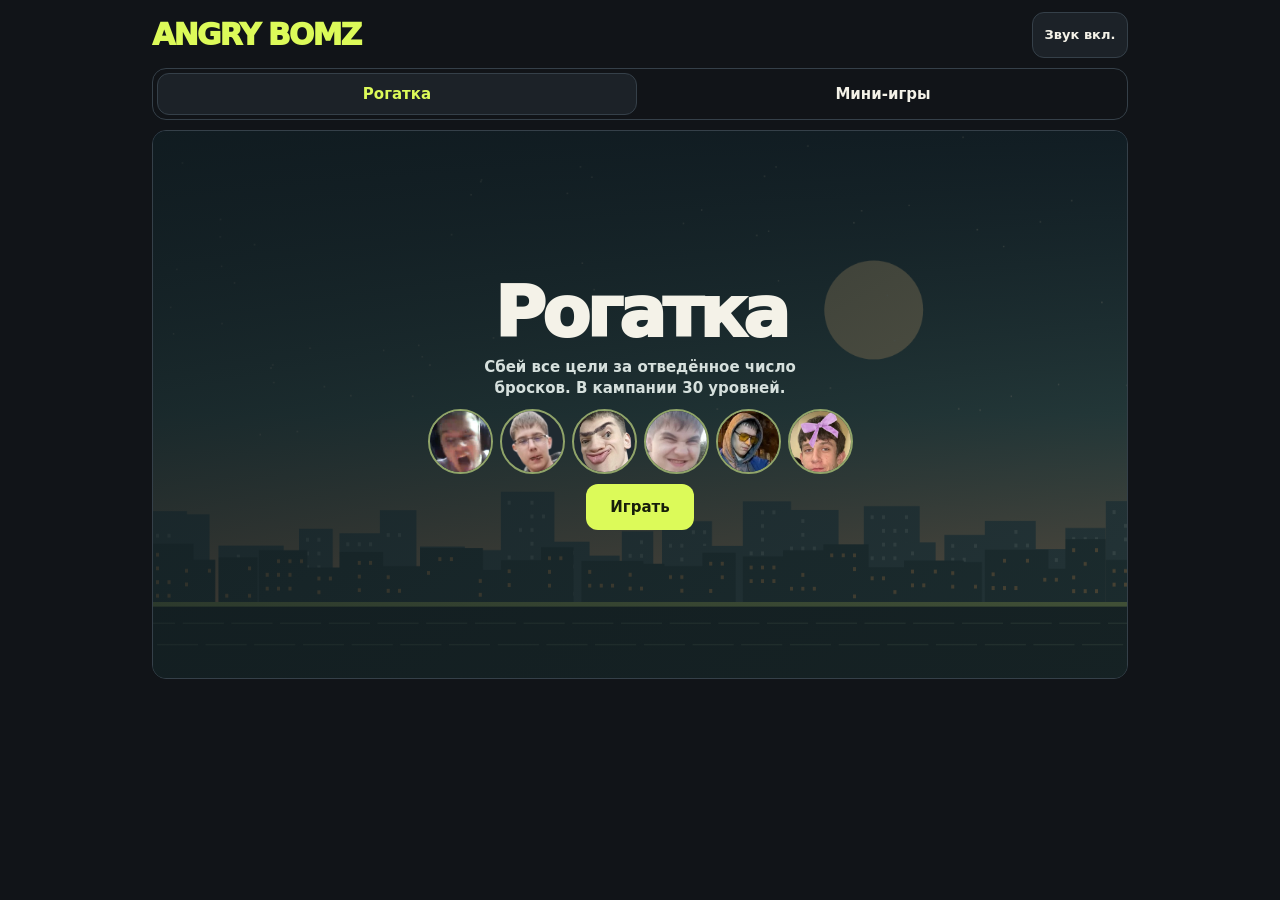
<file: index.html>
<!DOCTYPE html>
<html lang="ru">
<head>
<meta charset="UTF-8">
<meta name="viewport" content="width=device-width, initial-scale=1.0">
<title>Angry Bomz</title>
<link rel="stylesheet" href="game.css">
<meta name="theme-color" content="#111418">
</head>
<body>
<main class="shell">
  <header class="top">
    <div class="brand">ANGRY BOMZ</div>
    <button id="mute" aria-pressed="false">Звук вкл.</button>
  </header>
  <nav class="tabs" aria-label="Режим игры">
    <button id="campaign" aria-pressed="true">Рогатка</button>
    <button id="mini-games" aria-pressed="false">Мини-игры</button>
  </nav>

  <section id="campaign-panel">
    <div class="hud" id="campaign-hud" hidden>
      <span id="level-readout"></span><span id="score-readout"></span><span id="targets-readout"></span>
    </div>
    <div class="stage" id="wrap">
      <canvas id="c" aria-label="Уровень с рогаткой"></canvas>
      <div class="overlay" id="campaign-overlay">
        <h1 id="campaign-heading">Рогатка</h1>
        <p id="campaign-summary">Сбей все цели за отведённое число бросков. В кампании 30 уровней.</p>
        <div id="cast"></div>
        <button id="campaign-next" class="primary">Играть</button>
      </div>
    </div>
    <div id="campaign-actions" hidden>
      <div class="controls">
        <button id="ability" class="primary">Способность</button>
        <button id="restart">Заново</button>
      </div>
      <div id="queue" aria-label="Очередь персонажей"></div>
      <p id="campaign-tip">Потяни персонажа назад и отпусти.</p>
    </div>
  </section>

  <section id="arcade" hidden>
    <div class="game-list" id="arcade-list">
      <button class="game-card" data-game="roofs"><span><strong>Крыши</strong><small>Перепрыгивай провалы и скользи под трубами.</small></span><img src="assets/friend6.webp" alt=""></button>
      <button class="game-card" data-game="heist"><span><strong>Налёт</strong><small>Собери добычу, уйди от охраны и доберись до выхода.</small></span><img src="assets/friend5.webp" alt=""></button>
      <button class="game-card" data-game="boss"><span><strong>Босс двора</strong><small>Уворачивайся от залпов и сломай щит босса.</small></span><img src="assets/friend4.webp" alt=""></button>
    </div>
    <div id="arcade-play" hidden>
      <div class="arcade-top"><h1 id="arcade-title"></h1><button id="arcade-back">Все игры</button></div>
      <div class="hud" id="arcade-hud"><span></span><span></span></div>
      <div class="stage arcade-stage">
        <canvas id="arcade-field" aria-label="Поле мини-игры"></canvas>
        <div class="overlay" id="arcade-overlay">
          <h2 id="arcade-result"></h2>
          <p id="arcade-summary"></p>
          <button id="arcade-start" class="primary">Начать</button>
        </div>
      </div>
      <div class="controls" id="arcade-controls" hidden>
        <button id="arcade-first" class="primary"></button>
        <button id="arcade-second"></button>
      </div>
      <p id="arcade-help"></p>
    </div>
  </section>
</main>
<script src="arcade.js"></script>
<script>
const canvas = document.getElementById('c');
const ctx = canvas.getContext('2d');
const phone = matchMedia('(max-width: 650px) and (orientation: portrait)');
let W = phone.matches ? 720 : 1280;
let H = phone.matches ? 800 : 720;
let GROUND_Y = H - 100;
let SLING_X = phone.matches ? 145 : 200;
let SLING_Y = GROUND_Y - 30;
canvas.width = W; canvas.height = H;

// === AUDIO ===
let bgMusic = null;
const birdSounds = Array(6).fill(null);
const friendCanvases = Array(6).fill(null);
let muted = false;
let soundContext;
function effect(...notes) {
  const AudioEngine = window.AudioContext || window.webkitAudioContext;
  if (muted || !AudioEngine) return;
  soundContext ??= new AudioEngine();
  soundContext.resume().catch(() => {});
  const start = soundContext.currentTime;
  notes.forEach((note, index) => {
    const oscillator = soundContext.createOscillator();
    const envelope = soundContext.createGain();
    const time = start + index * 0.08;
    oscillator.type = 'triangle';
    oscillator.frequency.setValueAtTime(note, time);
    envelope.gain.setValueAtTime(0.16, time);
    envelope.gain.exponentialRampToValueAtTime(0.001, time + 0.16);
    oscillator.connect(envelope).connect(soundContext.destination);
    oscillator.start(time);
    oscillator.stop(time + 0.16);
  });
}
function playMusic() {
  if (bgMusic && !muted) bgMusic.play().catch(() => {});
}
document.addEventListener('click', playMusic);
const mute = document.getElementById('mute');
mute.addEventListener('click', () => {
  muted = !muted;
  mute.textContent = muted ? 'Звук выкл.' : 'Звук вкл.';
  mute.setAttribute('aria-pressed', muted);
  if (muted) {
    bgMusic?.pause();
    birdSounds.forEach(audio => audio?.pause());
    soundContext?.suspend().catch(() => {});
  }
});

// === AUTO-LOAD from same folder (GitHub Pages / local server) ===
function tryLoadImage(idx, names) {
  let i = 0;
  function next() {
    if (i >= names.length) return;
    const img = new Image();
    img.onload = () => {
      const c = document.createElement('canvas');
      c.width = 56; c.height = 56;
      const x = c.getContext('2d');
      x.beginPath(); x.arc(28, 28, 28, 0, Math.PI * 2); x.clip();
      const s = Math.min(img.width, img.height);
      x.drawImage(img, (img.width-s)/2, (img.height-s)/2, s, s, 0, 0, 56, 56);
      friendCanvases[idx] = c;
    };
    img.onerror = () => { i++; next(); };
    img.src = names[i];
  }
  next();
}

function tryLoadSound(idx, names) {
  let i = 0;
  function next() {
    if (i >= names.length) return;
    const a = new Audio(names[i]);
    a.oncanplaythrough = () => { birdSounds[idx] = a; a.volume = 0.8; };
    a.onerror = () => { i++; next(); };
    a.load();
  }
  next();
}

function tryLoadMusic(names) {
  let i = 0;
  function next() {
    if (i >= names.length) return;
    const a = new Audio(names[i]);
    a.oncanplaythrough = () => {
      bgMusic = a; bgMusic.loop = true; bgMusic.volume = 0.45;
      playMusic();
    };
    a.onerror = () => { i++; next(); };
    a.load();
  }
  next();
}

tryLoadImage(0, ['friend1.png','friend1.jpg','friend1.jpeg','friend1.webp']);
tryLoadImage(1, ['friend2.png','friend2.jpg','friend2.jpeg','friend2.webp']);
tryLoadImage(2, ['friend3.png','friend3.jpg','friend3.jpeg','friend3.webp']);
tryLoadImage(3, ['assets/friend4.webp']);
tryLoadImage(4, ['assets/friend5.webp']);
tryLoadImage(5, ['assets/friend6.webp']);
tryLoadSound(0, ['sound1.mp3','sound1.wav','sound1.ogg']);
tryLoadSound(1, ['sound2.mp3','sound2.wav','sound2.ogg']);
tryLoadSound(2, ['sound3.mp3','sound3.wav','sound3.ogg']);
tryLoadMusic(['music.mp3','music.wav','music.ogg']);

// Drag-drop still works as bonus fallback
document.body.addEventListener('dragover', e => e.preventDefault());
document.body.addEventListener('drop', e => {
  e.preventDefault();
  [...e.dataTransfer.files].forEach(f => {
    const n = f.name.toLowerCase();
    if (f.type.startsWith('image/')) {
      const idx = n.includes('friend1') ? 0 : n.includes('friend2') ? 1 : n.includes('friend3') ? 2 : -1;
      if (idx >= 0) {
        const img = new Image();
        img.onload = () => {
          const c = document.createElement('canvas'); c.width = 56; c.height = 56;
          const x = c.getContext('2d');
          x.beginPath(); x.arc(28,28,28,0,Math.PI*2); x.clip();
          const s = Math.min(img.width,img.height);
          x.drawImage(img,(img.width-s)/2,(img.height-s)/2,s,s,0,0,56,56);
          friendCanvases[idx] = c;
        };
        img.src = URL.createObjectURL(f);
      }
    }
    if (f.type.startsWith('audio/')) {
      const n2 = f.name.toLowerCase();
      const idx = n2.includes('sound1') ? 0 : n2.includes('sound2') ? 1 : n2.includes('sound3') ? 2 : -1;
      if (idx >= 0) { birdSounds[idx] = new Audio(URL.createObjectURL(f)); birdSounds[idx].volume = 0.8; }
      if (n2.includes('music')) {
        if (bgMusic) bgMusic.pause();
        bgMusic = new Audio(URL.createObjectURL(f)); bgMusic.loop = true; bgMusic.volume = 0.45; playMusic();
      }
    }
  });
});



// === CONSTANTS ===
const FRIENDS = [
  { name: 'Егорчик',   color: '#DC4040', glowColor: '#ff8080', ability: 'normal' },
  { name: 'Богданчик', color: '#40A0DC', glowColor: '#80d0ff', ability: 'speed'  },
  { name: 'Иллюша',    color: '#40CC60', glowColor: '#80ff90', ability: 'heavy'  },
  { name: 'Хитрец', color: '#ff8652', glowColor: '#ffab76', ability: 'speed' },
  { name: 'Очкарик', color: '#a590ff', glowColor: '#c4b8ff', ability: 'heavy' },
  { name: 'Фаер', color: '#ff69a6', glowColor: '#ff95c3', ability: 'speed' },
];

// === PARTICLES ===
const particles = [];
function explode(x, y, color, n = 30) {
  for (let i = 0; i < n; i++) {
    const a = Math.random() * Math.PI * 2;
    const spd = 2 + Math.random() * 12;
    particles.push({
      x, y,
      vx: Math.cos(a) * spd,
      vy: Math.sin(a) * spd - Math.random() * 6,
      life: 20 + Math.random() * 40,
      maxLife: 0,
      color,
      size: 3 + Math.random() * 7
    });
    particles[particles.length-1].maxLife = particles[particles.length-1].life;
  }
}
function updateParticles() {
  for (let i = particles.length - 1; i >= 0; i--) {
    const p = particles[i];
    p.x += p.vx; p.y += p.vy; p.vy += 0.35; p.life--;
    if (p.life <= 0) particles.splice(i, 1);
  }
}
function drawParticles() {
  particles.forEach(p => {
    const a = p.life / p.maxLife;
    const r = p.size * a;
    ctx.globalAlpha = a * 0.9;
    ctx.fillStyle = p.color;
    ctx.beginPath();
    ctx.arc(p.x, p.y, r, 0, Math.PI * 2);
    ctx.fill();
  });
  ctx.globalAlpha = 1;
}

// Cache the static backdrop on each viewport layout.
let backdrop;
function drawBackground() {
  if (!backdrop) {
    backdrop = document.createElement('canvas');
    backdrop.width = W;
    backdrop.height = H;
    const paint = backdrop.getContext('2d');
    const sky = paint.createLinearGradient(0, 0, 0, GROUND_Y);
    sky.addColorStop(0, '#162434');
    sky.addColorStop(0.6, '#527b76');
    sky.addColorStop(1, '#d8a47a');
    paint.fillStyle = sky;
    paint.fillRect(0, 0, W, H);
    paint.fillStyle = '#f9dda3';
    paint.beginPath();
    paint.arc(W * 0.74, GROUND_Y * 0.38, 65, 0, Math.PI * 2);
    paint.fill();
    const rand = seededRand(291);
    for (let i = 0; i < 65; i++) {
      paint.fillStyle = 'rgba(255,245,216,.55)';
      paint.fillRect(rand() * W, rand() * GROUND_Y * .65, 2, 2);
    }
    for (const layer of [0, 1]) {
      for (let x = -20; x < W; x += 53) {
        const width = 41 + rand() * 45;
        const height = 42 + rand() * (layer ? 42 : 110);
        const y = GROUND_Y - height;
        paint.fillStyle = layer ? '#31494a' : '#496265';
        paint.fillRect(x, y, width, height);
        paint.fillStyle = layer ? '#b58d5a' : '#7c9290';
        for (let row = y + 12; row < GROUND_Y - 8; row += 18) {
          for (let col = x + 9; col < x + width - 9; col += 15) {
            if (rand() > .45) paint.fillRect(col, row, 4, 5);
          }
        }
      }
    }
    paint.fillStyle = '#202d2d';
    paint.fillRect(0, GROUND_Y, W, H - GROUND_Y);
    paint.fillStyle = '#a2b865';
    paint.fillRect(0, GROUND_Y, W, 6);
    paint.fillStyle = '#46574b';
    for (let x = -25; x < W; x += 64) {
      paint.fillRect(x, GROUND_Y + 27, 54, 2);
      paint.fillRect(x + 30, GROUND_Y + 55, 54, 2);
    }
  }
  ctx.drawImage(backdrop, 0, 0);
}

// === SLINGSHOT ===
function drawSlingshot(x, y, bird, dragging, dragPos) {
  const forkL = [x - 18, y - 60];
  const forkR = [x + 18, y - 60];
  const base  = [x, y + 30];

  // Shadow
  ctx.save();
  ctx.globalAlpha = 0.2;
  ctx.fillStyle = '#000';
  ctx.beginPath();
  ctx.ellipse(x, y + 32, 20, 6, 0, 0, Math.PI * 2);
  ctx.fill();
  ctx.restore();

  // Main stick
  ctx.strokeStyle = '#5a2d0c'; ctx.lineWidth = 14; ctx.lineCap = 'round';
  ctx.beginPath(); ctx.moveTo(...base); ctx.lineTo(x, y - 20); ctx.stroke();
  ctx.strokeStyle = '#8B4513';
  ctx.lineWidth = 10;
  ctx.beginPath(); ctx.moveTo(...base); ctx.lineTo(x, y - 20); ctx.stroke();

  // Forks
  ctx.strokeStyle = '#5a2d0c'; ctx.lineWidth = 12;
  ctx.beginPath(); ctx.moveTo(x, y - 20); ctx.lineTo(...forkL); ctx.stroke();
  ctx.beginPath(); ctx.moveTo(x, y - 20); ctx.lineTo(...forkR); ctx.stroke();
  ctx.strokeStyle = '#8B4513'; ctx.lineWidth = 8;
  ctx.beginPath(); ctx.moveTo(x, y - 20); ctx.lineTo(...forkL); ctx.stroke();
  ctx.beginPath(); ctx.moveTo(x, y - 20); ctx.lineTo(...forkR); ctx.stroke();

  // Rubber bands
  let bx = x, by = y - 65;
  if (dragging && dragPos) { bx = dragPos[0]; by = dragPos[1]; }
  else if (bird && !bird.launched) { bx = bird.x; by = bird.y; }

  if (dragging || (bird && !bird.launched)) {
    ctx.strokeStyle = '#4a2000'; ctx.lineWidth = 4;
    ctx.beginPath(); ctx.moveTo(...forkL); ctx.lineTo(bx, by); ctx.stroke();
    ctx.beginPath(); ctx.moveTo(...forkR); ctx.lineTo(bx, by); ctx.stroke();
    ctx.strokeStyle = '#7a4010'; ctx.lineWidth = 2;
    ctx.beginPath(); ctx.moveTo(...forkL); ctx.lineTo(bx, by); ctx.stroke();
    ctx.beginPath(); ctx.moveTo(...forkR); ctx.lineTo(bx, by); ctx.stroke();
  }

  // Fork tips
  [forkL, forkR].forEach(([fx, fy]) => {
    ctx.fillStyle = '#4a2000';
    ctx.beginPath(); ctx.arc(fx, fy, 8, 0, Math.PI * 2); ctx.fill();
    ctx.fillStyle = '#8B4513';
    ctx.beginPath(); ctx.arc(fx, fy, 5, 0, Math.PI * 2); ctx.fill();
  });
}

// === BIRD ===
class Bird {
  constructor(x, y, fi) {
    this.x = x; this.y = y;
    this.r = 28; this.fi = fi;
    this.vx = 0; this.vy = 0;
    this.launched = false;
    this.alive = true;
    this.trail = [];
    this.abilityUsed = false;
    this.landed = false;
    this.landTimer = 0;
    this.angle = 0;
    this.squish = 1;
  }
  get ability() { return FRIENDS[this.fi].ability; }
  get color() { return FRIENDS[this.fi].color; }
  get glowColor() { return FRIENDS[this.fi].glowColor; }

  launch(vx, vy) {
    this.vx = vx; this.vy = vy; this.launched = true;
    if (muted) return;
    const audio = birdSounds[this.fi];
    if (audio) {
      audio.currentTime = 0;
      audio.play().catch(() => effect(360, 510));
    } else {
      const motifs = [[360, 510], [420, 650], [240, 160], [490, 740], [320, 220, 160], [520, 680, 870]];
      effect(...motifs[this.fi]);
    }
  }

  useAbility() {
    if (this.abilityUsed || !this.launched || this.landed || this.ability === 'normal') return;
    effect(480, 720);
    this.abilityUsed = true;
    if (this.ability === 'speed') {
      const m = Math.hypot(this.vx, this.vy);
      if (m > 0) { this.vx = this.vx / m * m * 1.9; this.vy = this.vy / m * m * 0.25; }
      explode(this.x, this.y, '#FFD700', 25);
    } else if (this.ability === 'heavy') {
      this.vy = Math.max(this.vy, 10); this.vx *= 0.4;
      explode(this.x, this.y, '#9955FF', 25);
    }
  }

  update() {
    if (!this.launched) return;
    this.trail.push({x: this.x, y: this.y});
    if (this.trail.length > 35) this.trail.shift();
    this.x += this.vx; this.y += this.vy; this.vy += 0.38;
    this.angle = Math.atan2(this.vy, this.vx);
    this.squish = 1 + 0.1 * Math.sin(Date.now() / 80);
    if (this.y >= GROUND_Y - this.r) {
      this.y = GROUND_Y - this.r; this.vy *= -0.28; this.vx *= 0.8;
      if (!this.landed) { this.landed = true; explode(this.x, this.y, this.color, 22); }
      this.landTimer++;
      if (this.landTimer > 65) this.alive = false;
    }
    if (this.x > W + 120 || this.x < -120) this.alive = false;
  }

  draw() {
    // Trail
    this.trail.forEach((p, i) => {
      const a = i / this.trail.length;
      const r = this.r * 0.4 * a;
      ctx.globalAlpha = a * 0.5;
      ctx.fillStyle = this.color;
      ctx.beginPath(); ctx.arc(p.x, p.y, r, 0, Math.PI * 2); ctx.fill();
    });
    ctx.globalAlpha = 1;

    const ix = Math.round(this.x), iy = Math.round(this.y);

    // Glow
    ctx.save();
    ctx.shadowBlur = 20; ctx.shadowColor = this.glowColor;
    ctx.beginPath(); ctx.arc(ix, iy, this.r, 0, Math.PI * 2);
    ctx.fillStyle = this.color; ctx.fill();
    ctx.restore();

    // Photo or fallback
    const fc = friendCanvases[this.fi];
    if (fc) {
      ctx.save();
      ctx.translate(ix, iy);
      ctx.rotate(this.launched ? this.angle * 0.3 : 0);
      ctx.drawImage(fc, -this.r, -this.r, this.r * 2, this.r * 2);
      ctx.restore();
    } else {
      // Cartoon face
      ctx.save();
      ctx.translate(ix, iy);
      ctx.scale(this.squish, 2 - this.squish);
      ctx.beginPath(); ctx.arc(0, 0, this.r, 0, Math.PI * 2);
      ctx.fillStyle = this.color; ctx.fill();
      ctx.strokeStyle = 'rgba(0,0,0,0.4)'; ctx.lineWidth = 2; ctx.stroke();

      // Eyes
      [[-9, -6],[9, -6]].forEach(([ex, ey]) => {
        ctx.beginPath(); ctx.arc(ex, ey, 7, 0, Math.PI * 2);
        ctx.fillStyle = '#fff'; ctx.fill();
        ctx.beginPath(); ctx.arc(ex + 1, ey + 1, 4, 0, Math.PI * 2);
        ctx.fillStyle = '#222'; ctx.fill();
        ctx.beginPath(); ctx.arc(ex + 2, ey, 1.5, 0, Math.PI * 2);
        ctx.fillStyle = '#fff'; ctx.fill();
      });

      // Eyebrows (angry)
      ctx.strokeStyle = '#222'; ctx.lineWidth = 2.5; ctx.lineCap = 'round';
      ctx.beginPath(); ctx.moveTo(-16, -14); ctx.lineTo(-6, -11); ctx.stroke();
      ctx.beginPath(); ctx.moveTo(16, -14); ctx.lineTo(6, -11); ctx.stroke();

      // Name
      ctx.fillStyle = '#fff'; ctx.font = 'bold 9px system-ui,sans-serif';
      ctx.textAlign = 'center';
      const nm = FRIENDS[this.fi].name;
      ctx.fillText(nm, 0, this.r + 13);
      ctx.restore();
    }

    // Ability dot
    if (!this.abilityUsed && this.launched) {
      const dotCol = this.ability === 'speed' ? '#FFD700' : this.ability === 'heavy' ? '#CC44FF' : '#ffffff';
      ctx.fillStyle = dotCol;
      ctx.beginPath(); ctx.arc(ix + this.r - 5, iy - this.r + 5, 7, 0, Math.PI * 2); ctx.fill();
      ctx.strokeStyle = '#000'; ctx.lineWidth = 1.5;
      ctx.beginPath(); ctx.arc(ix + this.r - 5, iy - this.r + 5, 7, 0, Math.PI * 2); ctx.stroke();
    }
  }
}

// === BLOCK ===
class Block {
  constructor(x, y, w, h, mat = 'wood') {
    this.x = x; this.y = y; this.w = w; this.h = h; this.mat = mat;
    const mats = { wood: { hp: 3, col: '#b97840', dark: '#7a4f1a' },
                   stone: { hp: 6, col: '#909098', dark: '#555560' },
                   ice:   { hp: 2, col: '#a0d0ff', dark: '#6090cc' } };
    const m = mats[mat] || mats.wood;
    this.hp = m.hp; this.maxHp = m.hp; this.col = m.col; this.darkCol = m.dark;
  }
  get rect() { return {x: this.x, y: this.y, w: this.w, h: this.h}; }

  hit(dmg) {
    this.hp -= dmg;
    explode(this.x + this.w/2, this.y + this.h/2, this.hp > 0 ? this.col : '#ff8800', 14);
    return this.hp <= 0;
  }

  draw() {
    const ratio = this.hp / this.maxHp;
    const t = ctx;
    const cx = this.x + this.w/2, cy = this.y + this.h/2;

    // Shadow
    t.save(); t.globalAlpha = 0.15;
    t.fillStyle = '#000';
    t.fillRect(this.x + 3, this.y + 3, this.w, this.h);
    t.restore();

    // Body
    const r = (1 - ratio) * 0.4;
    const col = lerpColor(this.col, '#333', r);
    t.fillStyle = col;
    t.beginPath();
    t.roundRect(this.x, this.y, this.w, this.h, 5);
    t.fill();

    // Highlight
    const hiGrad = t.createLinearGradient(this.x, this.y, this.x, this.y + this.h);
    hiGrad.addColorStop(0, 'rgba(255,255,255,0.35)');
    hiGrad.addColorStop(0.5, 'rgba(255,255,255,0)');
    t.fillStyle = hiGrad;
    t.beginPath(); t.roundRect(this.x, this.y, this.w, this.h/2, 5); t.fill();

    // Border
    t.strokeStyle = this.darkCol; t.lineWidth = 2;
    t.beginPath(); t.roundRect(this.x, this.y, this.w, this.h, 5); t.stroke();

    // Cracks
    if (ratio < 0.65) {
      t.strokeStyle = 'rgba(0,0,0,0.6)'; t.lineWidth = 1.5;
      t.beginPath(); t.moveTo(cx - 6, cy - 8); t.lineTo(cx + 4, cy + 10); t.stroke();
    }
    if (ratio < 0.35) {
      t.beginPath(); t.moveTo(cx + 7, cy - 9); t.lineTo(cx - 5, cy + 7); t.stroke();
      t.beginPath(); t.moveTo(cx - 10, cy); t.lineTo(cx + 10, cy - 3); t.stroke();
    }
  }
}

function lerpColor(a, b, t) {
  const ah = parseInt(a.slice(1), 16), bh = parseInt(b.slice(1), 16);
  const ar = (ah >> 16) & 0xff, ag = (ah >> 8) & 0xff, ab = ah & 0xff;
  const br = (bh >> 16) & 0xff, bg = (bh >> 8) & 0xff, bb = bh & 0xff;
  return `rgb(${~~(ar + (br-ar)*t)},${~~(ag + (bg-ag)*t)},${~~(ab + (bb-ab)*t)})`;
}

// === PIG ===
class Pig {
  constructor(x, y) {
    this.x = x; this.y = y; this.r = 22;
    this.hp = 3; this.maxHp = 3; this.alive = true; this.wobble = 0;
    this.hatAngle = (Math.random() - 0.5) * 0.3;
  }

  hit(dmg) {
    this.hp -= dmg; this.wobble = 20;
    if (this.hp <= 0) { this.alive = false; explode(this.x, this.y, '#64C832', 40); }
    return !this.alive;
  }

  draw() {
    const t = ctx;
    const {x, y, r} = this;
    const wo = this.wobble > 0 ? Math.sin(this.wobble * 0.5) * 3 : 0;
    const cy = y + wo;
    const ratio = this.hp / this.maxHp;

    // Shadow
    t.save(); t.globalAlpha = 0.2;
    t.fillStyle = '#000';
    t.beginPath(); t.ellipse(x, y + r + 3, r * 1.1, r * 0.3, 0, 0, Math.PI * 2); t.fill();
    t.restore();

    // Body glow
    t.save(); t.shadowBlur = 12; t.shadowColor = '#00cc44';
    t.beginPath(); t.arc(x, cy, r, 0, Math.PI * 2);
    t.fillStyle = '#64C832'; t.fill();
    t.restore();

    // Body border
    t.strokeStyle = '#3a9a1a'; t.lineWidth = 3;
    t.beginPath(); t.arc(x, cy, r, 0, Math.PI * 2); t.stroke();

    // Belly
    t.fillStyle = '#80e050';
    t.beginPath(); t.ellipse(x + 2, cy + 4, r * 0.6, r * 0.45, 0, 0, Math.PI * 2); t.fill();

    // Snout
    t.fillStyle = '#3a9a1a';
    t.beginPath(); t.ellipse(x, cy + r * 0.5 - 2, 9, 7, 0, 0, Math.PI * 2); t.fill();
    t.fillStyle = '#1a5a0a';
    [[-4, 0],[4, 0]].forEach(([nx, ny]) => {
      t.beginPath(); t.arc(x + nx, cy + r * 0.5 - 2 + ny, 2.5, 0, Math.PI * 2); t.fill();
    });

    // Eyes
    const eyeY = cy - r * 0.3;
    t.fillStyle = '#fff';
    t.beginPath(); t.arc(x - 8, eyeY, 7, 0, Math.PI * 2); t.fill();
    t.beginPath(); t.arc(x + 8, eyeY, 7, 0, Math.PI * 2); t.fill();

    if (ratio > 0.6) {
      t.fillStyle = '#222';
      t.beginPath(); t.arc(x - 7, eyeY, 4, 0, Math.PI * 2); t.fill();
      t.beginPath(); t.arc(x + 9, eyeY, 4, 0, Math.PI * 2); t.fill();
      // Shine
      t.fillStyle = '#fff';
      t.beginPath(); t.arc(x - 6, eyeY - 1, 1.5, 0, Math.PI * 2); t.fill();
      t.beginPath(); t.arc(x + 10, eyeY - 1, 1.5, 0, Math.PI * 2); t.fill();
      // Smile
      t.strokeStyle = '#1a5a0a'; t.lineWidth = 2;
      t.beginPath(); t.arc(x, cy + r * 0.65, 6, 0.2, Math.PI - 0.2); t.stroke();
    } else if (ratio > 0.3) {
      // Scared
      t.fillStyle = '#222';
      t.beginPath(); t.arc(x - 6, eyeY + 2, 5, 0, Math.PI * 2); t.fill();
      t.beginPath(); t.arc(x + 10, eyeY + 2, 5, 0, Math.PI * 2); t.fill();
      // Sweat
      t.fillStyle = '#a0d0ff';
      t.beginPath(); t.arc(x + 18, cy - 5, 4, 0, Math.PI * 2); t.fill();
    } else {
      // X eyes
      t.strokeStyle = '#cc0000'; t.lineWidth = 3; t.lineCap = 'round';
      [[-8, eyeY],[8, eyeY]].forEach(([ex, ey]) => {
        t.beginPath(); t.moveTo(ex - 5, ey - 5); t.lineTo(ex + 5, ey + 5); t.stroke();
        t.beginPath(); t.moveTo(ex + 5, ey - 5); t.lineTo(ex - 5, ey + 5); t.stroke();
      });
    }

    // Ears
    t.fillStyle = '#4ab820'; t.strokeStyle = '#2a8010'; t.lineWidth = 2;
    [[-r + 4, -r + 2],[r - 4, -r + 2]].forEach(([ex, ey]) => {
      t.beginPath();
      t.arc(x + ex, cy + ey, 8, 0, Math.PI * 2);
      t.fill(); t.stroke();
    });

    // HP bar
    const bw = r * 2.2, bh = 6;
    const bx = x - r * 1.1, by = y - r - 14;
    t.fillStyle = 'rgba(0,0,0,0.5)';
    t.beginPath(); t.roundRect(bx - 1, by - 1, bw + 2, bh + 2, 3); t.fill();
    t.fillStyle = '#cc2200';
    t.beginPath(); t.roundRect(bx, by, bw, bh, 2); t.fill();
    t.fillStyle = ratio > 0.5 ? '#22cc44' : ratio > 0.25 ? '#ffaa00' : '#ff3300';
    t.beginPath(); t.roundRect(bx, by, bw * ratio, bh, 2); t.fill();

    if (this.wobble > 0) this.wobble--;
  }
}

// === LEVEL GENERATOR ===
function seededRand(seed) {
  let s = seed;
  return () => { s = (s * 1664525 + 1013904223) & 0xffffffff; return (s >>> 0) / 0xffffffff; };
}

function makeLevel(lvl) {
  const rng = seededRand(lvl * 137 + 42);
  const pigs = [], blocks = [];
  const nPigs = Math.min(2 + Math.floor(lvl / 3), 8);
  const nTowers = Math.max(1, Math.min(nPigs, 4));

  const mats = ['wood', 'ice', 'stone'];
  const wW = [Math.max(0, 1 - lvl * 0.03), 0.3, Math.min(0.7, lvl * 0.03)];
  function pickMat() {
    const total = wW.reduce((a, b) => a + b, 0);
    let r = rng() * total;
    for (let i = 0; i < 3; i++) { r -= wW[i]; if (r <= 0) return mats[i]; }
    return 'wood';
  }

  let placed = 0;
  for (let t = 0; t < nTowers; t++) {
    const towerStart = phone.matches ? 340 : 650;
    const towerSpacing = phone.matches ? 95 : 157;
    const bx = towerStart + t * towerSpacing + Math.floor(rng() * 30) - 15;
    const hBlocks = 1 + Math.floor(rng() * (2 + Math.floor(lvl / 5)));
    for (let row = 0; row < hBlocks; row++) {
      const mat = pickMat();
      const bw = [40, 60, 80][Math.floor(rng() * 3)];
      const bh = 30;
      blocks.push(new Block(bx - bw/2, GROUND_Y - bh * (row + 1), bw, bh, mat));
      if (row === hBlocks - 1 && placed < nPigs) {
        pigs.push(new Pig(bx, GROUND_Y - bh * hBlocks - 25));
        placed++;
        if (rng() < 0.4) {
          blocks.push(new Block(Math.min(bx + 40, W - 44), GROUND_Y - 30, 40, 30, pickMat()));
        }
      }
    }
    if (placed < nPigs && rng() < 0.5) {
      pigs.push(new Pig(bx + Math.floor(rng() * 60) - 30, GROUND_Y - 25));
      placed++;
    }
  }
  while (placed < nPigs) {
    pigs.push(new Pig((phone.matches ? 330 : 650) + Math.floor(rng() * (phone.matches ? 310 : 450)), GROUND_Y - 25));
    placed++;
  }
  return { pigs, blocks };
}

function birdsForLevel(lvl) {
  const total = Math.max(3, Math.min(3 + Math.floor(lvl / 5), 9));
  return Array.from({length: total}, (_, i) => (i + (lvl - 1) * 3) % FRIENDS.length);
}

// === TRAJECTORY PREVIEW ===
function drawTrajectory(birdX, birdY, slX, slY) {
  const ddx = slX - birdX, ddy = (slY - 65) - birdY;
  let pvx = ddx * shotPower(), pvy = ddy * shotPower();
  let px = birdX, py = birdY;
  for (let i = 0; i < 32; i++) {
    px += pvx; py += pvy; pvy += 0.38;
    if (py > GROUND_Y) break;
    const a = i / 32;
    ctx.globalAlpha = 0.93 - a * 0.54;
    ctx.fillStyle = '#dcfa59';
    ctx.beginPath(); ctx.arc(px, py, 6 - a * 3, 0, Math.PI * 2); ctx.fill();
  }
  ctx.globalAlpha = 1;
}

// === GAME STATE MACHINE ===
let state = 'title';
let levelNum = 1, totalScore = 0;
let levelData = null;
let birdQueue = [], birdIdx = 0;
let currentBird = null, launchedBird = null;
let dragging = false, dragPos = null;
let waitTimer = 0;
let levelScore = 0;
let shake = 0;

function startLevel(lvl) {
  cancelDrag();
  shake = 0;
  levelData = makeLevel(lvl);
  birdQueue = birdsForLevel(lvl);
  birdIdx = 0;
  currentBird = new Bird(SLING_X, SLING_Y - 65, birdQueue[0]);
  launchedBird = null; dragging = false; dragPos = null;
  waitTimer = 0; levelScore = 0;
  particles.length = 0;
  state = 'game';
}

// === INPUT ===
let dragPointer = null;
let activeMode = 'campaign';
const campaignActions = document.getElementById('campaign-actions');
const campaignPanel = document.getElementById('campaign-panel');
const campaignHud = document.getElementById('campaign-hud');
const campaignOverlay = document.getElementById('campaign-overlay');
const campaignHeading = document.getElementById('campaign-heading');
const campaignSummary = document.getElementById('campaign-summary');
const levelReadout = document.getElementById('level-readout');
const scoreReadout = document.getElementById('score-readout');
const targetsReadout = document.getElementById('targets-readout');
const queueReadout = document.getElementById('queue');
const cast = document.getElementById('cast');
const campaignTip = document.getElementById('campaign-tip');
const portraitPaths = ['friend1.png', 'friend2.png', 'friend3.png', 'assets/friend4.webp', 'assets/friend5.webp', 'assets/friend6.webp'];
function portrait(index) {
  const image = new Image();
  image.src = portraitPaths[index];
  image.alt = FRIENDS[index].name;
  return image;
}
cast.replaceChildren(...FRIENDS.map((_, index) => portrait(index)));
const nextButton = document.getElementById('campaign-next');
const abilityButton = document.getElementById('ability');
const restartButton = document.getElementById('restart');
const arcade = createArcade(effect);
function showMode(mode) {
  if (dragPointer !== null) cancelDrag();
  activeMode = mode;
  const campaign = mode === 'campaign';
  arcade.panel.hidden = campaign;
  campaignPanel.hidden = !campaign;
  document.getElementById('campaign').setAttribute('aria-pressed', campaign);
  document.getElementById('mini-games').setAttribute('aria-pressed', !campaign);
  if (campaign) arcade.stop();
}
document.getElementById('campaign').onclick = () => showMode('campaign');
document.getElementById('mini-games').onclick = () => showMode('arcade');
nextButton.onclick = handleScreenClick;
abilityButton.onclick = () => launchedBird?.useAbility();
restartButton.onclick = () => startLevel(levelNum);
function shotPower() { return phone.matches ? .29 : .45; }
phone.addEventListener('change', () => {
  cancelDrag();
  W = phone.matches ? 720 : 1280;
  H = phone.matches ? 800 : 720;
  GROUND_Y = H - 100;
  SLING_X = phone.matches ? 145 : 200;
  SLING_Y = GROUND_Y - 30;
  canvas.width = W;
  canvas.height = H;
  backdrop = null;
  if (state === 'game') startLevel(levelNum);
});
function point(event) {
  const rect = canvas.getBoundingClientRect();
  return [(event.clientX - rect.left) * W / rect.width, (event.clientY - rect.top) * H / rect.height];
}
function cancelDrag() {
  if (dragging && currentBird) {
    currentBird.x = SLING_X;
    currentBird.y = SLING_Y - 65;
  }
  if (dragPointer !== null && canvas.hasPointerCapture(dragPointer)) canvas.releasePointerCapture(dragPointer);
  dragPointer = null;
  dragging = false;
  dragPos = null;
}
canvas.addEventListener('pointerdown', event => {
  if (event.button !== 0 || !event.isPrimary) return;
  if (state !== 'game') return;
  if (!currentBird || launchedBird || dragPointer !== null) return;
  const [x, y] = point(event);
  const radius = event.pointerType === 'touch' ? 68 : 48;
  if (Math.hypot(x - currentBird.x, y - currentBird.y) > radius) return;
  dragPointer = event.pointerId;
  canvas.setPointerCapture(event.pointerId);
  dragging = true;
  dragPos = [currentBird.x, currentBird.y];
});
canvas.addEventListener('pointermove', event => {
  if (event.pointerId !== dragPointer || !currentBird) return;
  const [x, y] = point(event);
  const dx = x - SLING_X, dy = y - (SLING_Y - 65);
  const scale = Math.min(1, 120 / Math.hypot(dx, dy));
  currentBird.x = SLING_X + dx * scale;
  currentBird.y = SLING_Y - 65 + dy * scale;
  dragPos = [currentBird.x, currentBird.y];
});
canvas.addEventListener('pointerup', event => {
  if (event.pointerId !== dragPointer || !currentBird) return;
  const dx = SLING_X - currentBird.x, dy = SLING_Y - 65 - currentBird.y;
  if (Math.hypot(dx, dy) >= 8) {
    currentBird.launch(dx * shotPower(), dy * shotPower());
    launchedBird = currentBird;
    currentBird = null;
  }
  cancelDrag();
});
for (const type of ['pointercancel', 'lostpointercapture']) {
  canvas.addEventListener(type, event => {
    if (event.pointerId === dragPointer) cancelDrag();
  });
}

document.addEventListener('keydown', e => {
  if (activeMode !== 'campaign' || e.target instanceof HTMLButtonElement || e.repeat) return;
  if (state === 'title' || state === 'win' || state === 'lose' || state === 'final') {
    if (e.key === 'Enter' || e.key === ' ') handleScreenClick();
    return;
  }
  if (state === 'game') {
    if (e.key === ' ' && launchedBird) { e.preventDefault(); launchedBird.useAbility(); }
    if (e.key === 'r' || e.key === 'R') startLevel(levelNum);
    if (e.key === 'Escape') { cancelDrag(); shake = 0; state = 'title'; }
  }
});

function handleScreenClick() {
  if (state === 'title') { startLevel(levelNum); }
  else if (state === 'win') {
    levelNum++; if (levelNum > 30) { state = 'final'; } else startLevel(levelNum);
  }
  else if (state === 'lose') { startLevel(levelNum); }
  else if (state === 'final') { levelNum = 1; totalScore = 0; state = 'title'; }
}

let shownState;
let shownQueue;
function syncCampaignUI() {
  const playing = state === 'game';
  if (shownState !== state) {
    campaignOverlay.hidden = playing;
    campaignHud.hidden = campaignActions.hidden = !playing;
    cast.hidden = state !== 'title';
    if (!playing) {
      const [heading, summary, label] = {
        title: ['Рогатка', 'Сбей все цели за отведённое число бросков. В кампании 30 уровней.', 'Играть'],
        win: ['Уровень пройден', `Уровень ${levelNum} из 30 · Счёт ${totalScore}`, 'Дальше'],
        lose: ['Цели уцелели', `Счёт ${totalScore}`, 'Повторить'],
        final: ['Все 30 уровней пройдены', `Итоговый счёт ${totalScore}`, 'В меню']
      }[state];
      campaignHeading.textContent = heading;
      campaignSummary.textContent = summary;
      nextButton.textContent = label;
    }
    shownState = state;
  }
  if (!playing) return;
  if (shownQueue !== birdQueue) {
    queueReadout.replaceChildren(...birdQueue.map(portrait));
    shownQueue = birdQueue;
  }
  Array.from(queueReadout.children).forEach((image, index) => {
    image.className = index < birdIdx ? 'used' : index === birdIdx ? 'current' : '';
  });
  const flight = launchedBird;
  abilityButton.disabled = !flight || flight.abilityUsed || flight.landed || flight.ability === 'normal';
  const ability = FRIENDS[birdQueue[birdIdx]]?.ability;
  for (const [element, label] of [
    [abilityButton, ability === 'speed' ? 'Ускорение' : ability === 'heavy' ? 'Удар вниз' : 'Способность'],
    [levelReadout, `Уровень ${levelNum}/30`],
    [scoreReadout, `Счёт ${totalScore + levelScore}`],
    [targetsReadout, `Цели ${levelData.pigs.filter(pig => pig.alive).length}`],
    [campaignTip, currentBird ? 'Потяни персонажа назад и отпусти.' :
      flight && !abilityButton.disabled ? 'Нажми на способность, пока персонаж в воздухе.' : 'Следи за броском.']
  ]) {
    if (element.textContent !== label) element.textContent = label;
  }
}

// === GAME UPDATE ===
function updateGame() {
  const { pigs, blocks } = levelData;

  if (launchedBird) {
    launchedBird.update();

    // Collision pigs
    pigs.forEach(pig => {
      if (!pig.alive) return;
      const dist = Math.hypot(launchedBird.x - pig.x, launchedBird.y - pig.y);
      if (dist < launchedBird.r + pig.r) {
        const spd = Math.hypot(launchedBird.vx, launchedBird.vy);
        let dmg = Math.max(1, Math.floor(spd / 4));
        if (launchedBird.ability === 'heavy') dmg = Math.ceil(dmg * 1.6);
        const killed = pig.hit(dmg);
        if (killed) { levelScore += 500; shake = 8; }
        launchedBird.vx *= -0.4; launchedBird.vy *= -0.35;
      }
    });

    // Collision blocks
    for (let i = blocks.length - 1; i >= 0; i--) {
      const blk = blocks[i];
      const bRect = { x: launchedBird.x - launchedBird.r, y: launchedBird.y - launchedBird.r, w: launchedBird.r * 2, h: launchedBird.r * 2 };
      if (bRect.x < blk.x + blk.w && bRect.x + bRect.w > blk.x &&
          bRect.y < blk.y + blk.h && bRect.y + bRect.h > blk.y) {
        const spd = Math.hypot(launchedBird.vx, launchedBird.vy);
        let dmg = Math.max(1, Math.floor(spd / 3));
        if (launchedBird.ability === 'heavy') dmg = Math.ceil(dmg * 1.6);
        const destroyed = blk.hit(dmg);
        if (destroyed) {
          blocks.splice(i, 1); levelScore += 100;
          pigs.forEach(pig => {
            if (!pig.alive) return;
            if (Math.hypot(pig.x - (blk.x + blk.w/2), pig.y - (blk.y + blk.h/2)) < 85) {
              if (pig.hit(1) && pig.alive === false) levelScore += 500;
            }
          });
        }
        launchedBird.vx *= -0.28; launchedBird.vy *= -0.45;
      }
    }

    pigs.forEach(p => p.draw && typeof p.wobble !== 'undefined' && p.wobble > 0 && p.wobble--);

    if (!launchedBird.alive) {
      launchedBird = null; waitTimer = 90;
    }
  }

  if (waitTimer > 0) {
    waitTimer--;
    if (waitTimer === 0) {
      birdIdx++;
      if (birdIdx < birdQueue.length) {
        currentBird = new Bird(SLING_X, SLING_Y - 65, birdQueue[birdIdx]);
      }
    }
  }

  if (shake > 0) shake--;

  updateParticles();

  const alivePigs = levelData.pigs.filter(p => p.alive);
  if (alivePigs.length === 0) {
    levelScore += Math.max(0, birdQueue.length - birdIdx - 1) * 300;
    totalScore += levelScore;
    state = 'win';
    effect(440, 550, 660);
    return;
  }
  if (!launchedBird && !currentBird && waitTimer === 0 && birdIdx >= birdQueue.length) {
    totalScore += levelScore;
    state = 'lose';
    effect(370, 260, 150);
  }
}

// === MAIN LOOP ===
let lastFrame = 0;
function loop(now) {
  requestAnimationFrame(loop);
  const step = 1000 / 60;
  if (activeMode !== 'campaign') { lastFrame = now; return; }
  if (now - lastFrame < step - 1) return;
  lastFrame = Math.max(now - step, lastFrame + step);
  syncCampaignUI();

  const shaking = shake > 0;
  if (shaking) {
    ctx.save();
    ctx.translate((Math.random()-0.5)*shake*2, (Math.random()-0.5)*shake*1.5);
  }

  ctx.clearRect(0, 0, W, H);

  drawBackground();
  if (levelData && state !== 'title') {
    levelData.blocks.forEach(b => b.draw());
    levelData.pigs.forEach(p => { if (p.alive) p.draw(); });
    drawSlingshot(SLING_X, SLING_Y, currentBird, dragging, dragPos);

    if (dragging && currentBird) {
      drawTrajectory(currentBird.x, currentBird.y, SLING_X, SLING_Y);
    }
    if (currentBird) currentBird.draw();
    if (launchedBird) launchedBird.draw();
    drawParticles();
    if (state === 'game') updateGame();
    else updateParticles();
  }

  if (shaking) ctx.restore();
}

requestAnimationFrame(loop);
</script>
</body>
</html>
</file>
<file: game.css>
:root {
  color-scheme: dark;
  --bg: #111418;
  --panel: #1c2228;
  --line: #354049;
  --ink: #f4f2e8;
  --muted: #b2bac0;
  --lime: #dcfa59;
}
* { box-sizing: border-box; }
[hidden] { display: none !important; }
body { margin: 0; background: var(--bg); color: var(--ink); font: 600 15px/1.4 system-ui, sans-serif; }
button { min-height: 46px; border: 1px solid var(--line); border-radius: 12px; background: var(--panel); color: var(--ink); font: inherit; cursor: pointer; touch-action: manipulation; }
button:focus-visible { outline: 2px solid var(--lime); outline-offset: 3px; }
button:disabled { opacity: .48; cursor: default; }
.primary { border-color: transparent; color: #171d0b; background: var(--lime); font-weight: 850; }
.shell { width: min(100%, 1000px); margin: 0 auto; padding: 12px max(12px, env(safe-area-inset-right)) max(16px, env(safe-area-inset-bottom)) max(12px, env(safe-area-inset-left)); }
.top { display: flex; align-items: center; justify-content: space-between; gap: 12px; margin-bottom: 10px; }
.brand { color: var(--lime); line-height: .94; font-size: clamp(20px, 5.5vw, 30px); font-weight: 950; letter-spacing: -.06em; }
#mute { min-width: 96px; padding: 0 9px; font-size: 13px; }
.tabs { display: grid; grid-template-columns: 1fr 1fr; gap: 6px; padding: 4px; margin-bottom: 10px; border: 1px solid var(--line); border-radius: 14px; }
.tabs button { background: transparent; border-color: transparent; min-height: 42px; }
.tabs [aria-pressed="true"] { border-color: var(--line); background: var(--panel); color: var(--lime); }
.hud { display: flex; justify-content: space-between; gap: 8px; padding: 7px 10px; margin: 0 0 6px; border: 1px solid var(--line); border-radius: 10px; font-size: clamp(12px, 3.5vw, 15px); font-variant-numeric: tabular-nums; }
.stage { position: relative; isolation: isolate; width: 100%; overflow: hidden; border-radius: 14px; border: 1px solid var(--line); background: #162833; }
#wrap { width: min(100%, max(470px, calc((100dvh - 235px) * 16 / 9))); margin-inline: auto; aspect-ratio: 16 / 9; }
canvas { display: block; width: 100%; height: 100%; touch-action: none; }
#c, #arcade-field { position: absolute; inset: 0; }
#c { cursor: crosshair; }
.overlay { position: absolute; inset: 0; display: grid; place-content: center; justify-items: center; gap: 10px; padding: 16px; text-align: center; background: linear-gradient(150deg, rgba(16,27,31,.92), rgba(16,28,31,.65)); }
.overlay h1, .overlay h2 { margin: 0; font-weight: 950; line-height: .98; letter-spacing: -.055em; font-size: clamp(32px, 8vw, 70px); text-wrap: balance; }
.overlay p { margin: 0; color: #d6e0dd; max-width: 34ch; }
.overlay button { padding: 0 23px; }
#cast { display: grid; grid-template-columns: repeat(6, minmax(0, 65px)); gap: 7px; }
#cast img, #queue img { width: 100%; aspect-ratio: 1; object-fit: cover; border-radius: 50%; border: 2px solid var(--line); background: #202a31; }
#cast img { border-color: #90a469; }
.controls { display: grid; grid-template-columns: 1fr 1fr; gap: 8px; margin-top: 8px; }
#queue { display: flex; gap: 4px; margin-top: 8px; }
#queue img { width: clamp(24px, 8vw, 38px); }
#queue .current { border-color: var(--lime); }
#queue .used { opacity: .27; }
#campaign-tip, #arcade-help { margin: 6px 0 0; color: var(--muted); font-size: 13px; }
.game-list { display: grid; gap: 10px; }
.game-card { position: relative; overflow: hidden; display: grid; grid-template-columns: 1fr 85px; align-items: center; min-height: 125px; padding: 14px; text-align: left; background: linear-gradient(110deg, var(--panel), var(--card)); }
.game-card strong { display: block; font-size: 23px; letter-spacing: -.04em; }
.game-card small { display: block; color: #e0e7e9; }
.game-card img { width: 83px; height: 83px; object-fit: cover; border-radius: 50%; border: 2px solid rgba(255,255,255,.5); transform: rotate(8deg); }
.game-card:nth-child(1) { --card: #714032; }
.game-card:nth-child(2) { --card: #1b6260; }
.game-card:nth-child(3) { --card: #62345e; }
#arcade-play { width: min(100%, 570px); margin-inline: auto; }
.arcade-top { display: flex; align-items: center; justify-content: space-between; gap: 8px; margin-bottom: 6px; }
.arcade-top h1 { margin: 0; font-size: clamp(20px, 6vw, 30px); letter-spacing: -.04em; }
.arcade-top button { padding: 0 12px; }
.arcade-stage { height: clamp(250px, calc(100dvh - 292px), 525px); }
#arcade-result { color: #e6efed; }
@media (min-width: 700px) {
  .game-list { grid-template-columns: repeat(3, 1fr); }
  .game-card { min-height: 174px; }
}
@media (max-width: 650px) and (orientation: portrait) {
  #wrap { width: 100%; aspect-ratio: 720 / 800; }
}
@media (max-height: 510px) and (orientation: landscape) {
  .shell { display: grid; grid-template-columns: 150px 1fr; column-gap: 12px; }
  .top, .tabs { grid-column: 1; }
  .top { display: grid; }
  .tabs { grid-template-columns: 1fr; align-self: start; }
  #campaign-panel, #arcade { grid-column: 2; grid-row: 1 / 4; }
  #wrap { width: min(100%, max(295px, calc((100dvh - 125px) * 16 / 9))); }
  .arcade-stage { height: max(165px, calc(100dvh - 170px)); }
}
html { -webkit-text-size-adjust: 100%; }
#arcade-controls:has(#arcade-second[hidden]) { grid-template-columns: 1fr; }
</file>
